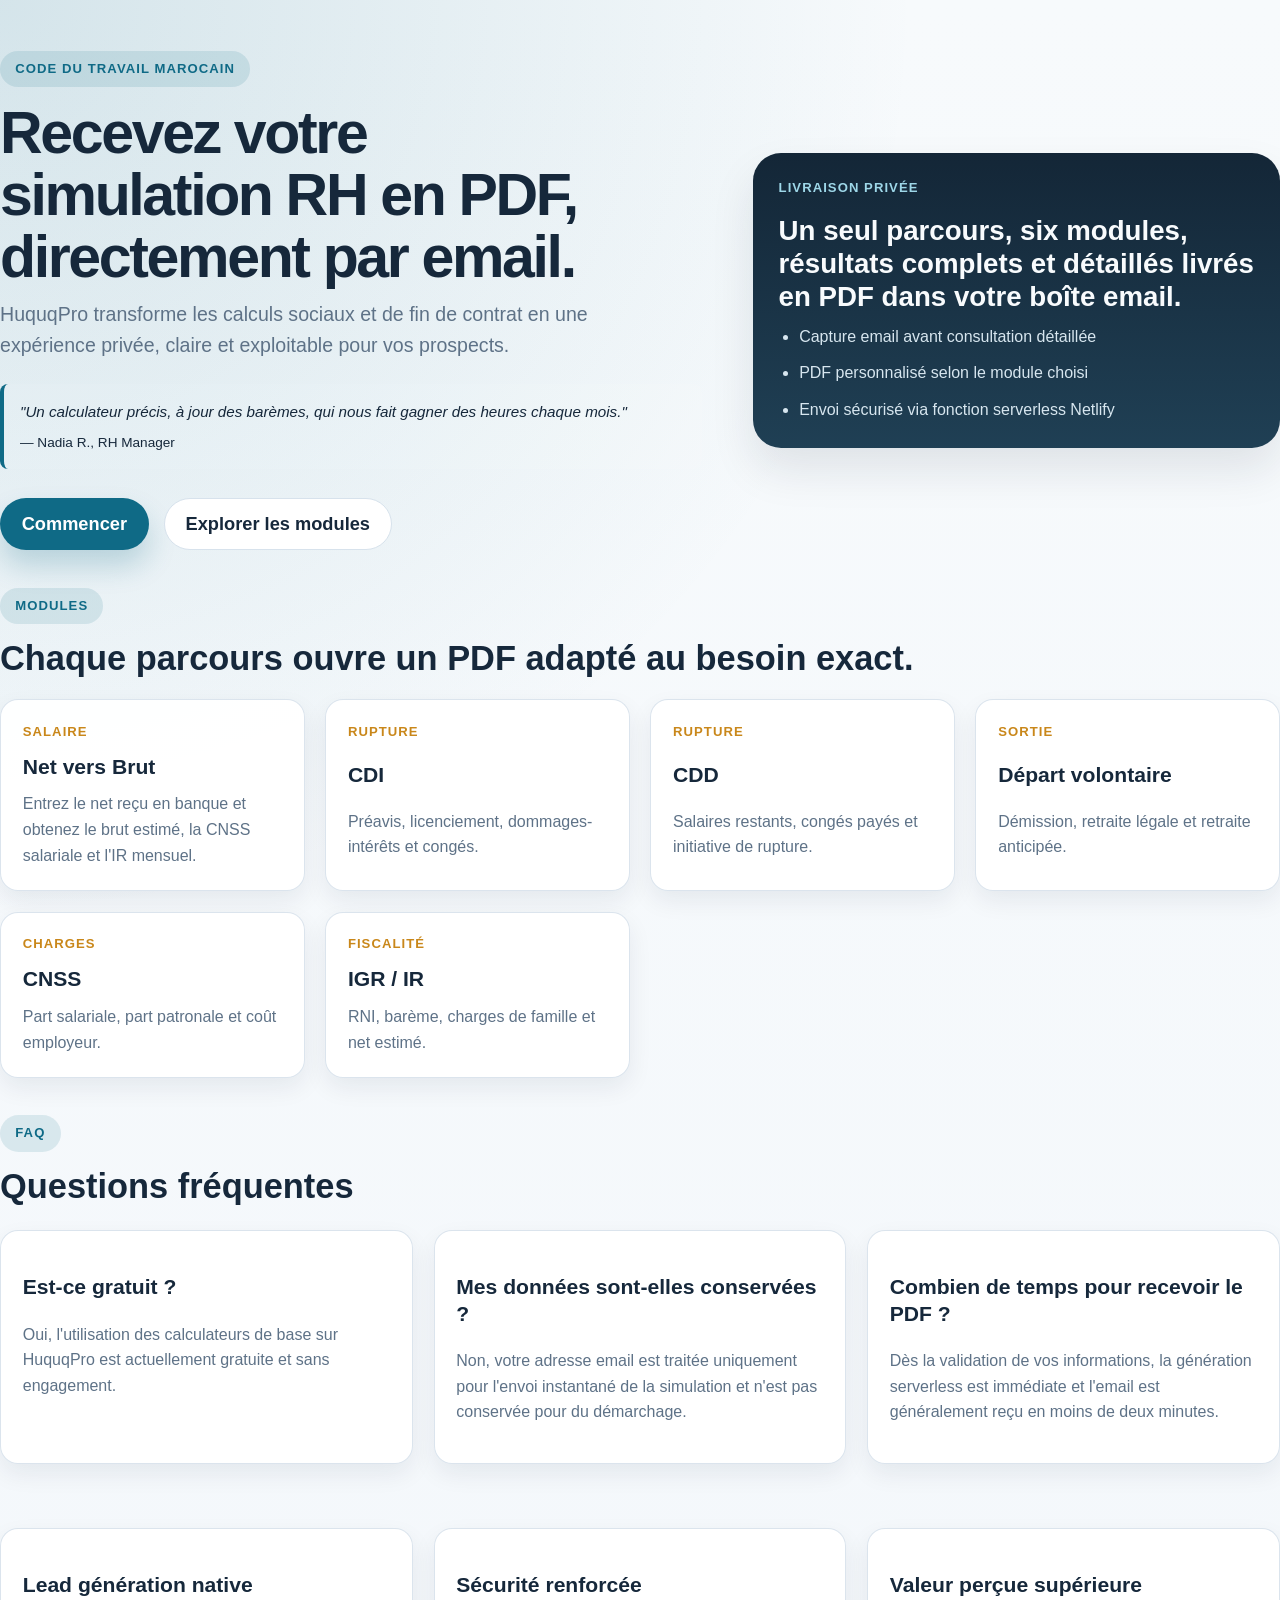
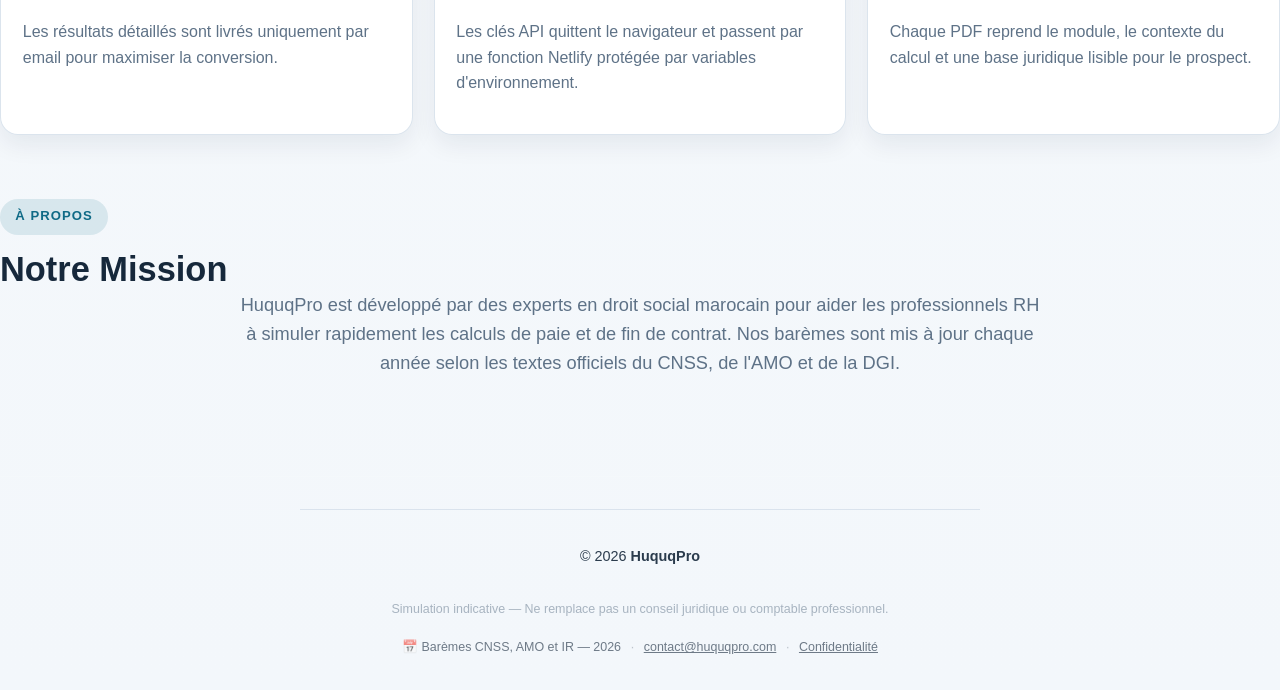
<file: index.html>
<!DOCTYPE html>
<html lang="fr">
<head>
  <meta charset="UTF-8">
  <meta name="viewport" content="width=device-width, initial-scale=1.0" />
  <title>HuquqPro — Calculateur Droit du Travail Maroc | CNSS, IR, Indemnités CDI/CDD</title>
  <meta name="description" content="Simulez vos indemnités de licenciement, cotisations CNSS, IR mensuel et salaire brut selon le Code du travail marocain. Résultats envoyés en PDF par email." />
  <meta name="keywords" content="droit du travail maroc, calculateur CNSS, indemnité licenciement, IR salaire, CDI CDD Maroc, simulation RH Maroc" />
  <meta property="og:title" content="HuquqPro — Simulations Droit du Travail Maroc" />
  <meta property="og:description" content="Calculez vos indemnités, cotisations et IR selon le Code du travail marocain. PDF livré par email." />
  <meta property="og:type" content="website" />
  <meta property="og:url" content="https://huquqpro.netlify.app/" />
  <link rel="stylesheet" href="css/style.css" />
  <link rel="icon" href='data:image/svg+xml,<svg xmlns="http://www.w3.org/2000/svg" viewBox="0 0 100 100"><text y=".9em" font-size="90">⚖️</text></svg>'>
  <script type="application/ld+json">
    {
      "@context": "https://schema.org",
      "@type": "WebApplication",
      "name": "HuquqPro",
      "description": "Calculateur droit du travail Maroc — CNSS, IR, CDI, CDD",
      "url": "https://cdicalc-gray.vercel.app",
      "applicationCategory": "BusinessApplication",
      "operatingSystem": "Web",
      "offers": { "@type": "Offer", "price": "0", "priceCurrency": "MAD" },
      "inLanguage": "fr-MA"
    }
  </script>
</head>
<body class="landing-page">
  <header class="site-header landing-hero">
    <div class="shell hero-shell header-inner">
      <div class="hero-copy">
        <div class="header-badge">Code du travail marocain</div>
        <h1 class="site-title">Recevez votre simulation RH en PDF, directement par email.</h1>
        <p class="site-sub">
          HuquqPro transforme les calculs sociaux et de fin de contrat en une expérience privée,
          claire et exploitable pour vos prospects.
        </p>
        <figure class="trust-testimonial" style="background: rgba(255,255,255,0.05); padding: 1rem; border-radius: 8px; border-left: 4px solid var(--primary); margin: 1.5rem 0; text-align: left;">
          <blockquote style="margin: 0; font-style: italic; font-size: 0.95rem;">"Un calculateur précis, à jour des barèmes, qui nous fait gagner des heures chaque mois."</blockquote>
          <figcaption style="margin-top: 0.5rem; font-size: 0.85rem; font-weight: 500;">— Nadia R., RH Manager</figcaption>
        </figure>
        <div class="hero-actions">
          <a class="btn-calculate" href="/simulateur-net-brut">Commencer</a>
          <a class="btn-secondary" href="/simulateur-net-brut">Explorer les modules</a>
        </div>
      </div>
      <div class="hero-card">
        <div class="hero-card-top">Livraison privée</div>
        <h2>Un seul parcours, six modules, résultats complets et détaillés livrés en PDF dans votre boîte email.</h2>
        <ul class="hero-points">
          <li>Capture email avant consultation détaillée</li>
          <li>PDF personnalisé selon le module choisi</li>
          <li>Envoi sécurisé via fonction serverless Netlify</li>
        </ul>
      </div>
    </div>
  </header>

  <main class="shell landing-main main-layout">
    <section class="landing-section">
      <div class="section-heading">
        <div class="header-badge">Modules</div>
        <h2>Chaque parcours ouvre un PDF adapté au besoin exact.</h2>
      </div>
      <div class="landing-modules">
        <a class="module-card" href="/simulateur-net-brut">
          <span class="module-kicker">Salaire</span>
          <strong>Net vers Brut</strong>
          <span>Entrez le net reçu en banque et obtenez le brut estimé, la CNSS salariale et l'IR mensuel.</span>
        </a>
        <a class="module-card" href="/rupture-cdi">
          <span class="module-kicker">Rupture</span>
          <strong>CDI</strong>
          <span>Préavis, licenciement, dommages-intérêts et congés.</span>
        </a>
        <a class="module-card" href="/rupture-cdd">
          <span class="module-kicker">Rupture</span>
          <strong>CDD</strong>
          <span>Salaires restants, congés payés et initiative de rupture.</span>
        </a>
        <a class="module-card" href="/depart-volontaire">
          <span class="module-kicker">Sortie</span>
          <strong>Départ volontaire</strong>
          <span>Démission, retraite légale et retraite anticipée.</span>
        </a>
        <a class="module-card" href="/cotisations-cnss">
          <span class="module-kicker">Charges</span>
          <strong>CNSS</strong>
          <span>Part salariale, part patronale et coût employeur.</span>
        </a>
        <a class="module-card" href="/calcul-igr">
          <span class="module-kicker">Fiscalité</span>
          <strong>IGR / IR</strong>
          <span>RNI, barème, charges de famille et net estimé.</span>
        </a>
      </div>
    </section>

    <section class="landing-section">
      <div class="section-heading">
        <div class="header-badge">FAQ</div>
        <h2>Questions fréquentes</h2>
      </div>
      <div class="trust-grid" style="margin-top: 1.5rem;">
        <article class="trust-card">
          <h3>Est-ce gratuit ?</h3>
          <p>Oui, l'utilisation des calculateurs de base sur HuquqPro est actuellement gratuite et sans engagement.</p>
        </article>
        <article class="trust-card">
          <h3>Mes données sont-elles conservées ?</h3>
          <p>Non, votre adresse email est traitée uniquement pour l'envoi instantané de la simulation et n'est pas conservée pour du démarchage.</p>
        </article>
        <article class="trust-card">
          <h3>Combien de temps pour recevoir le PDF ?</h3>
          <p>Dès la validation de vos informations, la génération serverless est immédiate et l'email est généralement reçu en moins de deux minutes.</p>
        </article>
      </div>
    </section>

    <section class="landing-section trust-grid" style="margin-top: 4rem;">
      <article class="trust-card feature-card">
        <h3>Lead génération native</h3>
        <p>Les résultats détaillés sont livrés uniquement par email pour maximiser la conversion.</p>
      </article>
      <article class="trust-card feature-card">
        <h3>Sécurité renforcée</h3>
        <p>Les clés API quittent le navigateur et passent par une fonction Netlify protégée par variables d'environnement.</p>
      </article>
      <article class="trust-card feature-card">
        <h3>Valeur perçue supérieure</h3>
        <p>Chaque PDF reprend le module, le contexte du calcul et une base juridique lisible pour le prospect.</p>
      </article>
    </section>

    <section class="landing-section" style="margin-top: 4rem;">
      <div class="section-heading">
        <div class="header-badge">À propos</div>
        <h2>Notre Mission</h2>
      </div>
      <p style="color: var(--muted); line-height: 1.6; max-width: 800px; margin: 0 auto; text-align: center;">
        HuquqPro est développé par des experts en droit social marocain pour aider les professionnels RH à simuler rapidement les calculs de paie et de fin de contrat. Nos barèmes sont mis à jour chaque année selon les textes officiels du CNSS, de l'AMO et de la DGI.
      </p>
    </section>
  </main>

  <footer class="site-footer">
    <div class="footer-inner">
      <p class="footer-brand">© 2026 <strong>HuquqPro</strong></p>
      <p class="footer-legal">Simulation indicative — Ne remplace pas un conseil juridique ou comptable professionnel.</p>
      <div class="footer-meta">
        <span>📅 Barèmes CNSS, AMO et IR — 2026</span>
        <span class="footer-sep">·</span>
        <a href="mailto:rafael.pullian@gmail.com">contact@huquqpro.com</a>
        <span class="footer-sep">·</span>
        <a href="/confidentialite.html">Confidentialité</a>
      </div>
    </div>
  </footer>

</body>
</html>
</file>
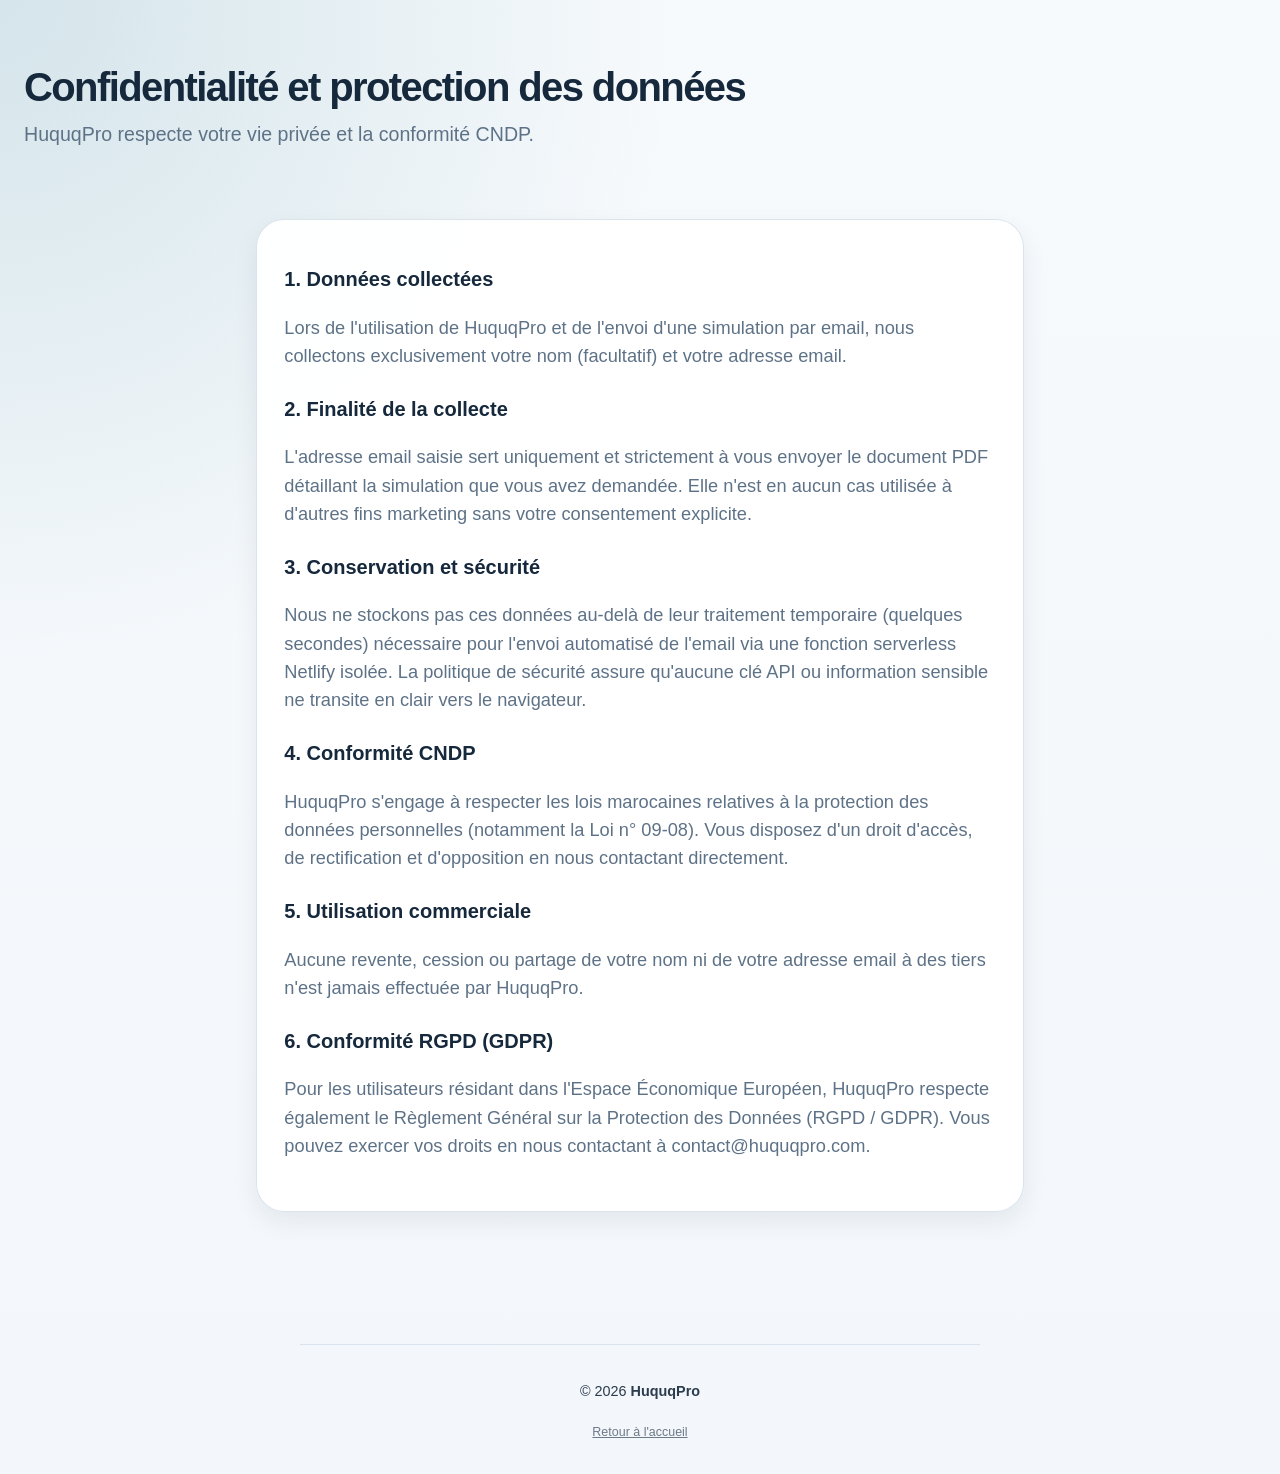
<file: confidentialite.html>
<!DOCTYPE html>
<html lang="fr">
<head>
  <meta charset="UTF-8">
  <meta name="viewport" content="width=device-width, initial-scale=1.0" />
  <title>Politique de Confidentialité — HuquqPro</title>
  <link rel="stylesheet" href="css/style.css" />
</head>
<body class="landing-page">
  <header class="site-header landing-hero">
    <div class="shell">
      <h1 class="site-title" style="font-size: 2.5rem;">Confidentialité et protection des données</h1>
      <p class="site-sub">HuquqPro respecte votre vie privée et la conformité CNDP.</p>
    </div>
  </header>
  <main class="shell landing-main main-layout" style="max-width: 48rem; margin: 0 auto;">
    <section class="card-section" style="margin-top: 2rem;">
      <h2 style="font-size: 1.25rem;">1. Données collectées</h2>
      <p style="color: var(--muted); margin-bottom: 1.5rem;">Lors de l'utilisation de HuquqPro et de l'envoi d'une simulation par email, nous collectons exclusivement votre nom (facultatif) et votre adresse email.</p>
      
      <h2 style="font-size: 1.25rem;">2. Finalité de la collecte</h2>
      <p style="color: var(--muted); margin-bottom: 1.5rem;">L'adresse email saisie sert uniquement et strictement à vous envoyer le document PDF détaillant la simulation que vous avez demandée. Elle n'est en aucun cas utilisée à d'autres fins marketing sans votre consentement explicite.</p>
      
      <h2 style="font-size: 1.25rem;">3. Conservation et sécurité</h2>
      <p style="color: var(--muted); margin-bottom: 1.5rem;">Nous ne stockons pas ces données au-delà de leur traitement temporaire (quelques secondes) nécessaire pour l'envoi automatisé de l'email via une fonction serverless Netlify isolée. La politique de sécurité assure qu'aucune clé API ou information sensible ne transite en clair vers le navigateur.</p>
      
      <h2 style="font-size: 1.25rem;">4. Conformité CNDP</h2>
      <p style="color: var(--muted); margin-bottom: 1.5rem;">HuquqPro s'engage à respecter les lois marocaines relatives à la protection des données personnelles (notamment la Loi n° 09-08). Vous disposez d'un droit d'accès, de rectification et d'opposition en nous contactant directement.</p>
      
      <h2 style="font-size: 1.25rem;">5. Utilisation commerciale</h2>
      <p style="color: var(--muted); margin-bottom: 1.5rem;">Aucune revente, cession ou partage de votre nom ni de votre adresse email à des tiers n'est jamais effectuée par HuquqPro.</p>
      
      <h2 style="font-size: 1.25rem;">6. Conformité RGPD (GDPR)</h2>
      <p style="color: var(--muted); margin-bottom: 1.5rem;">Pour les utilisateurs résidant dans l'Espace Économique Européen, HuquqPro respecte également le Règlement Général sur la Protection des Données (RGPD / GDPR). Vous pouvez exercer vos droits en nous contactant à contact@huquqpro.com.</p>
    </section>
  </main>
  <footer class="site-footer">
    <div class="footer-inner">
      <p class="footer-brand">© 2026 <strong>HuquqPro</strong></p>
      <div class="footer-meta">
        <a href="index.html">Retour à l'accueil</a>
      </div>
    </div>
  </footer>
</body>
</html>
</file>
<file: css/style.css>
:root {
  --bg: #f3f7fb;
  --surface: #ffffff;
  --surface-alt: #eef4fb;
  --surface-strong: #0f2233;
  --text: #16283b;
  --muted: #5e7287;
  --line: #d7e2ec;
  --primary: #0f6a86;
  --primary-dark: #0b5066;
  --accent: #c9871a;
  --success: #17785c;
  --danger: #b54a4a;
  --radius-sm: 10px;
  --radius-md: 18px;
  --radius-lg: 28px;
  --shadow: 0 22px 44px rgba(15, 34, 51, 0.1);
  --shadow-soft: 0 10px 24px rgba(15, 34, 51, 0.07);
  --content-max: 78rem;
  --content-wide: 96rem;
  --space-2xs: clamp(0.38rem, 0.3rem + 0.24vw, 0.52rem);
  --space-xs: clamp(0.56rem, 0.46rem + 0.32vw, 0.75rem);
  --space-sm: clamp(0.75rem, 0.62rem + 0.42vw, 1rem);
  --space-md: clamp(1rem, 0.82rem + 0.58vw, 1.35rem);
  --space-lg: clamp(1.35rem, 1.05rem + 0.95vw, 1.95rem);
  --space-xl: clamp(1.75rem, 1.35rem + 1.25vw, 2.55rem);
  --space-2xl: clamp(2.25rem, 1.65rem + 1.9vw, 3.5rem);
  --space-3xl: clamp(3rem, 2.1rem + 2.75vw, 4.75rem);
  --text-xs: clamp(0.74rem, 0.7rem + 0.15vw, 0.84rem);
  --text-sm: clamp(0.88rem, 0.83rem + 0.24vw, 1rem);
  --text-body: clamp(0.98rem, 0.92rem + 0.3vw, 1.14rem);
  --text-md: clamp(1.08rem, 1rem + 0.42vw, 1.32rem);
  --text-lg: clamp(1.28rem, 1.08rem + 0.85vw, 1.82rem);
  --text-xl: clamp(1.68rem, 1.2rem + 1.55vw, 2.7rem);
  --field-grid-min: clamp(15rem, 42vw, 21rem);
  --card-grid-min: clamp(14rem, 24vw, 18rem);
  --sticky-top: clamp(4.5rem, 5vw, 6.5rem);
}

*,
*::before,
*::after {
  box-sizing: border-box;
}

html {
  scroll-behavior: smooth;
}

body {
  margin: 0;
  font-family: "Segoe UI", Arial, sans-serif;
  font-size: var(--text-body);
  line-height: 1.55;
  min-height: 100dvh;
  background:
    radial-gradient(circle at top left, rgba(15, 106, 134, 0.15), transparent 35%),
    linear-gradient(180deg, #f7fafc 0%, var(--bg) 100%);
  color: var(--text);
}

a {
  color: inherit;
  text-decoration: none;
}

button,
input,
select {
  font: inherit;
}

button {
  cursor: pointer;
}

.hidden {
  display: none !important;
}

.shell {
  width: min(var(--content-max), calc(100% - clamp(1rem, 4vw, 3rem)));
  margin: 0 auto;
}

.main-layout,
.header-inner {
  width: 100%;
  max-width: var(--content-wide);
  margin-inline: auto;
}

.site-header {
  padding: var(--space-lg) 0;
}

.app-header {
  padding-bottom: var(--space-sm);
}

.app-header-inner {
  display: grid;
  grid-template-columns: minmax(0, 1fr) auto;
  align-items: end;
  gap: var(--space-lg);
}

.hero-shell {
  display: grid;
  grid-template-columns: minmax(0, 1.2fr) minmax(clamp(18rem, 30vw, 26rem), 0.9fr);
  align-items: center;
  gap: var(--space-2xl);
}

.footer-inner {
  display: flex;
  align-items: center;
  justify-content: space-between;
  gap: var(--space-md);
  flex-wrap: wrap;
}

.header-badge {
  display: inline-flex;
  align-items: center;
  gap: var(--space-2xs);
  padding: var(--space-2xs) var(--space-sm);
  border-radius: 999px;
  background: rgba(15, 106, 134, 0.12);
  color: var(--primary);
  font-size: var(--text-xs);
  font-weight: 700;
  letter-spacing: 0.08em;
  text-transform: uppercase;
}

.site-title {
  margin: var(--space-sm) 0 var(--space-xs);
  font-size: clamp(2rem, 1.45rem + 2.8vw, 4.4rem);
  line-height: 1.05;
  letter-spacing: -0.04em;
  text-wrap: balance;
}

.update-badge {
  margin: 0 0 var(--space-sm);
  color: var(--accent);
  font-size: var(--text-sm);
  font-weight: 600;
  letter-spacing: 0.02em;
}

.site-sub {
  margin: 0;
  max-width: min(42rem, 100%);
  color: var(--muted);
  font-size: clamp(1rem, 0.92rem + 0.38vw, 1.28rem);
}

.landing-hero {
  padding: var(--space-2xl) 0 var(--space-xl);
}

.hero-copy {
  flex: 1 1 60%;
}

.hero-actions {
  display: flex;
  flex-wrap: wrap;
  gap: var(--space-sm);
  margin-top: var(--space-lg);
}

.hero-card {
  min-width: 0;
  padding: clamp(1.2rem, 0.95rem + 0.8vw, 1.85rem);
  border-radius: var(--radius-lg);
  background: linear-gradient(180deg, rgba(15, 34, 51, 0.98), rgba(18, 52, 74, 0.94));
  color: #f8fbfd;
  box-shadow: var(--shadow);
}

.hero-card-top {
  color: #9ed7e8;
  font-size: var(--text-xs);
  font-weight: 700;
  letter-spacing: 0.08em;
  text-transform: uppercase;
}

.hero-card h2 {
  margin: var(--space-sm) 0 var(--space-xs);
  font-size: clamp(1.25rem, 1.05rem + 0.85vw, 1.8rem);
  line-height: 1.2;
  text-wrap: balance;
}

.hero-points {
  margin: 0;
  padding-left: var(--space-md);
  color: #d7e6ef;
  font-size: var(--text-sm);
}

.hero-points li + li {
  margin-top: var(--space-xs);
}

.landing-main {
  padding-bottom: var(--space-2xl);
}

.landing-section + .landing-section {
  margin-top: var(--space-xl);
}

.section-heading h2 {
  margin: var(--space-sm) 0 0;
  font-size: clamp(1.5rem, 1.15rem + 1.25vw, 2.5rem);
  line-height: 1.15;
  text-wrap: balance;
}

.landing-modules,
.trust-grid,
.summary-grid {
  display: grid;
  gap: var(--space-md);
}

.landing-modules,
.trust-grid,
.summary-grid {
  grid-template-columns: repeat(auto-fit, minmax(min(100%, var(--card-grid-min)), 1fr));
}

.landing-modules {
  margin-top: var(--space-md);
}

.module-card,
.trust-card,
.feature-card,
.summary-card {
  padding: clamp(1rem, 0.8rem + 0.7vw, 1.6rem);
  border: 1px solid rgba(215, 226, 236, 0.9);
  border-radius: var(--radius-md);
  background: rgba(255, 255, 255, 0.94);
  box-shadow: var(--shadow-soft);
}

.module-card {
  display: grid;
  gap: var(--space-xs);
  transition: transform 0.2s ease, border-color 0.2s ease, box-shadow 0.2s ease;
}

.module-card:hover {
  transform: translateY(-3px);
  border-color: rgba(15, 106, 134, 0.4);
  box-shadow: var(--shadow);
}

.module-kicker {
  color: var(--accent);
  font-size: var(--text-xs);
  font-weight: 700;
  letter-spacing: 0.08em;
  text-transform: uppercase;
}

.module-card strong,
.trust-card h3,
.feature-card h3,
.summary-card h3 {
  font-size: var(--text-md);
  line-height: 1.25;
}

.module-card span:last-child,
.trust-card p,
.feature-card p,
.summary-card p {
  color: var(--muted);
  line-height: 1.6;
  font-size: var(--text-sm);
}

.app-main {
  display: block;
  max-width: 48rem;
  margin: 0 auto;
  padding-bottom: var(--space-2xl);
}

.forms-column {
  min-width: 0;
}

.module-tabs-wrap {
  position: static;
  padding: var(--space-xs) 0;
  background: rgba(243, 247, 251, 0.94);
  backdrop-filter: blur(14px);
  border-top: 1px solid rgba(215, 226, 236, 0.8);
  border-bottom: 1px solid rgba(215, 226, 236, 0.8);
}

@media (min-width: 768px) {
  .module-tabs-wrap {
    position: sticky;
    top: 0;
    z-index: 100;
  }
}
@media (max-width: 767px) {
  .module-tabs-wrap {
    position: static;
  }
}

.module-tabs {
  display: flex;
  flex-wrap: wrap;
  gap: var(--space-xs);
}

.module-tab {
  padding: clamp(0.7rem, 0.58rem + 0.35vw, 0.9rem) clamp(0.95rem, 0.75rem + 0.75vw, 1.45rem);
  border: 1px solid transparent;
  border-radius: 999px;
  background: rgba(255, 255, 255, 0.78);
  color: var(--muted);
  font-weight: 600;
  font-size: var(--text-sm);
  transition: all 0.2s ease;
}

.module-tab:hover,
.module-tab:focus-visible {
  border-color: rgba(15, 106, 134, 0.32);
  color: var(--text);
  outline: none;
}

.module-tab.active {
  background: var(--surface-strong);
  color: #f6fafd;
}

.module-panel {
  display: none;
  min-width: 0;
}

.module-panel.active {
  display: grid;
}

.card-section {
  padding: clamp(1.15rem, 0.95rem + 0.95vw, 2rem);
  border-radius: var(--radius-lg);
  border: 1px solid rgba(215, 226, 236, 0.9);
  background: rgba(255, 255, 255, 0.95);
  box-shadow: var(--shadow-soft);
}

.module-card-panel {
  min-height: 100%;
}

.delivery-panel {
  display: none;
}
.delivery-panel.inline-modal {
  display: block;
  position: static;
  margin-top: var(--space-lg);
  min-height: auto;
}

.panel-label {
  display: flex;
  align-items: center;
  gap: var(--space-xs);
  margin: 0;
  font-size: clamp(1.12rem, 1rem + 0.45vw, 1.45rem);
  line-height: 1.25;
  text-wrap: balance;
}

.panel-label::before {
  content: attr(data-step);
  display: inline-flex;
  align-items: center;
  justify-content: center;
  width: clamp(1.65rem, 1.45rem + 0.45vw, 1.9rem);
  height: clamp(1.65rem, 1.45rem + 0.45vw, 1.9rem);
  border-radius: 50%;
  background: var(--primary);
  color: #fff;
  font-size: var(--text-xs);
  font-weight: 700;
}

.panel-copy,
.delivery-copy {
  margin: var(--space-sm) 0 0;
  color: var(--muted);
  line-height: 1.7;
  font-size: var(--text-body);
}

.field-group {
  margin: var(--space-lg) 0 0;
  padding: 0;
  border: 0;
}

.field-legend {
  margin-bottom: var(--space-sm);
  color: var(--muted);
  font-size: var(--text-xs);
  font-weight: 700;
  letter-spacing: 0.08em;
  text-transform: uppercase;
}

.field-row {
  display: grid;
  gap: var(--space-sm);
  align-items: start;
}

.two-col {
  grid-template-columns: repeat(auto-fit, minmax(min(100%, var(--field-grid-min)), 1fr));
}

.field {
  display: grid;
  gap: var(--space-xs);
}

.field label {
  font-weight: 600;
  font-size: var(--text-body);
}

.field-hint {
  color: var(--muted);
  font-size: var(--text-sm);
  line-height: 1.5;
}

.input-wrap,
.select-wrap {
  position: relative;
}

.input-wrap input,
.select-wrap select,
.email-form-card input {
  width: 100%;
  min-height: clamp(3rem, 2.7rem + 0.65vw, 3.35rem);
  padding: clamp(0.78rem, 0.7rem + 0.25vw, 0.95rem) clamp(0.92rem, 0.84rem + 0.3vw, 1.1rem);
  border: 1px solid var(--line);
  border-radius: var(--radius-sm);
  background: #fff;
  color: var(--text);
  transition: border-color 0.2s ease, box-shadow 0.2s ease;
  font-size: var(--text-body);
}

.input-wrap input {
  padding-right: clamp(4.25rem, 4rem + 0.5vw, 4.8rem);
}

.select-wrap select {
  appearance: none;
  padding-right: clamp(2.6rem, 2.4rem + 0.45vw, 3rem);
}

.input-wrap input:focus,
.select-wrap select:focus,
.email-form-card input:focus {
  border-color: rgba(15, 106, 134, 0.5);
  box-shadow: 0 0 0 4px rgba(15, 106, 134, 0.12);
  outline: none;
}

.input-unit,
.select-arrow {
  position: absolute;
  top: 50%;
  transform: translateY(-50%);
  color: var(--muted);
  pointer-events: none;
}

@keyframes slideDown {
  from { opacity: 0; transform: translateY(-10px); }
  to { opacity: 1; transform: translateY(0); }
}

@keyframes spin {
  100% { transform: rotate(360deg); }
}

.input-unit {
  right: var(--space-sm);
  font-size: var(--text-sm);
  font-weight: 600;
}

.select-arrow {
  right: var(--space-sm);
}

.toggle-group {
  display: flex;
  gap: var(--space-xs);
  flex-wrap: wrap;
}

.toggle-btn {
  padding: clamp(0.68rem, 0.58rem + 0.3vw, 0.88rem) clamp(0.95rem, 0.78rem + 0.55vw, 1.35rem);
  border: 1px solid var(--line);
  border-radius: 999px;
  background: #fff;
  color: var(--muted);
  font-weight: 600;
  font-size: var(--text-sm);
}

.toggle-btn.active {
  border-color: var(--primary);
  background: rgba(15, 106, 134, 0.1);
  color: var(--primary);
}

.mobile-accordion {
  margin-top: var(--space-lg);
}
.accordion-header {
  display: flex;
  align-items: center;
  justify-content: space-between;
  cursor: pointer;
  padding-bottom: var(--space-xs);
  border-bottom: 1px solid rgba(215, 226, 236, 0.4);
  margin-bottom: var(--space-sm);
}
.mobile-accordion > summary {
  list-style: none;
}
.mobile-accordion > summary::-webkit-details-marker {
  display: none;
}
.accordion-icon {
  font-size: 0.75rem;
  color: var(--muted);
  transition: transform 0.2s ease;
}
.mobile-accordion[open] .accordion-icon {
  transform: rotate(180deg);
}

@media (min-width: 768px) {
  .accordion-header {
    cursor: default;
    pointer-events: none;
    border-bottom: none;
  }
  .accordion-icon {
    display: none;
  }
}

.anciennete-display {
  margin-top: var(--space-xs);
  padding: var(--space-sm);
  border-radius: var(--radius-sm);
  background: var(--surface-alt);
  color: var(--text);
  font-weight: 600;
  font-size: var(--text-body);
}

.anciennete-display.warn {
  background: rgba(201, 135, 26, 0.12);
  color: #8b5a10;
}

.form-actions,
.ef-actions,
.hero-actions {
  display: flex;
  flex-wrap: wrap;
  gap: var(--space-sm);
}

.form-actions {
  margin-top: var(--space-lg);
}

.btn-calculate,
.btn-reset,
.btn-secondary {
  display: inline-flex;
  align-items: center;
  justify-content: center;
  min-height: clamp(3rem, 2.75rem + 0.65vw, 3.35rem);
  padding: 0 clamp(1rem, 0.85rem + 0.55vw, 1.45rem);
  border-radius: 999px;
  border: 1px solid transparent;
  font-weight: 700;
  font-size: var(--text-body);
  transition: transform 0.2s ease, box-shadow 0.2s ease, background 0.2s ease;
}

.btn-calculate {
  background: var(--primary);
  color: #fff;
  box-shadow: 0 16px 28px rgba(15, 106, 134, 0.22);
}

.btn-calculate:hover,
.btn-calculate:focus-visible {
  background: var(--primary-dark);
  transform: translateY(-1px);
  outline: none;
}

.btn-calculate:disabled {
  opacity: 0.72;
  transform: none;
  cursor: wait;
}

.btn-reset,
.btn-secondary {
  background: #fff;
  color: var(--text);
  border-color: var(--line);
}

.btn-reset:hover,
.btn-reset:focus-visible,
.btn-secondary:hover,
.btn-secondary:focus-visible {
  border-color: rgba(15, 106, 134, 0.4);
  outline: none;
}

.form-errors {
  margin-top: var(--space-md);
  padding: var(--space-sm);
  border-radius: var(--radius-sm);
  background: rgba(181, 74, 74, 0.08);
  border: 1px solid rgba(181, 74, 74, 0.18);
}

.form-errors p {
  margin: 0;
  color: var(--danger);
  line-height: 1.6;
}

.form-errors p + p {
  margin-top: var(--space-2xs);
}

.delivery-benefits {
  display: grid;
  gap: var(--space-xs);
  margin-top: var(--space-md);
  grid-template-columns: repeat(auto-fit, minmax(min(100%, 13rem), 1fr));
}

.benefit-item {
  padding: var(--space-sm);
  border-radius: var(--radius-sm);
  background: var(--surface-alt);
  color: var(--text);
  font-weight: 600;
  font-size: var(--text-body);
}

.results-placeholder,
.delivery-success {
  margin-top: var(--space-md);
  padding: clamp(1rem, 0.82rem + 0.7vw, 1.5rem);
  border-radius: var(--radius-md);
  border: 1px dashed rgba(15, 106, 134, 0.22);
  background: rgba(238, 244, 251, 0.72);
}

.results-placeholder p,
.delivery-success p {
  margin: var(--space-xs) 0 0;
  color: var(--muted);
  line-height: 1.7;
}

.placeholder-icon {
  font-size: clamp(1.5rem, 1.15rem + 1vw, 2rem);
}

.result-preview {
  background: rgba(255, 255, 255, 0.05);
  border-left: 3px solid var(--accent, #c9a96e);
  padding: 1rem 1.2rem;
  border-radius: 6px;
  margin-bottom: 1.2rem;
}

.result-preview p {
  margin: 0.3rem 0;
}

.result-preview strong {
  color: var(--accent, #c9a96e);
  font-size: 1.1rem;
}

.result-hint {
  font-size: 0.85rem;
  opacity: 0.7;
}

.email-form-container {
  margin-top: var(--space-md);
}

.email-form-card {
  padding: clamp(1rem, 0.82rem + 0.7vw, 1.5rem);
  border-radius: var(--radius-md);
  background: #fff;
  border: 1px solid rgba(215, 226, 236, 0.92);
}

.ef-title {
  margin: 0;
  font-size: clamp(1.1rem, 0.98rem + 0.45vw, 1.42rem);
}

.ef-subtitle {
  margin: var(--space-xs) 0 0;
  color: var(--muted);
  font-size: var(--text-body);
}

.ef-field {
  display: grid;
  gap: var(--space-xs);
  margin-top: var(--space-sm);
}

.ef-field label {
  font-weight: 600;
  font-size: var(--text-body);
}

.ef-actions {
  margin-top: var(--space-md);
}

.ef-status {
  min-height: calc(var(--text-body) * 1.5);
  margin-top: var(--space-xs);
  color: var(--muted);
  font-size: var(--text-sm);
}

.ef-status.error {
  color: var(--danger);
}

.ef-status.success {
  color: var(--success);
}

.ef-legal {
  margin: var(--space-xs) 0 0;
  color: var(--muted);
  font-size: var(--text-sm);
  line-height: 1.6;
}

.delivery-success h3 {
  margin: 0;
  font-size: var(--text-md);
}

.delivery-back {
  margin-top: var(--space-sm);
}

.site-footer {
  padding: var(--space-lg) 0 var(--space-xl);
}

.footer-inner {
  padding-top: var(--space-md);
  border-top: 1px solid rgba(215, 226, 236, 0.9);
}

.footer-legal,
.footer-link {
  color: var(--muted);
  font-size: var(--text-sm);
}

.section-gap {
  margin-top: var(--space-sm);
}

.hp-field {
  position: absolute;
  left: -9999px;
  width: 1px;
  height: 1px;
  opacity: 0;
  pointer-events: none;
}

@media (max-width: 1024px) {
  .shell {
    width: min(var(--content-max), calc(100% - clamp(1rem, 3vw, 2rem)));
  }

  .hero-shell {
    grid-template-columns: 1fr;
  }

  .app-main {
    grid-template-columns: minmax(0, 1fr) minmax(18rem, 22rem);
  }
}

@media (max-width: 860px) {
  .hero-shell,
  .app-main,
  .app-header-inner {
    grid-template-columns: 1fr;
  }

  .delivery-panel {
    position: static;
  }

  .module-panel.active {
    gap: var(--space-md);
  }

  .module-tabs {
    width: 100%;
  }
}

@media (max-width: 640px) {
  .shell {
    width: min(100%, calc(100% - 1rem));
  }

  .card-section,
  .hero-card {
    padding: clamp(1rem, 0.95rem + 0.4vw, 1.2rem);
  }

  .btn-calculate,
  .btn-reset,
  .btn-secondary {
    width: 100%;
  }
}

@media (max-height: 540px) and (orientation: landscape) {
  .site-header,
  .landing-hero {
    padding-block: var(--space-md);
  }

  .module-tabs-wrap {
    position: static;
  }

  .delivery-panel {
    position: static;
  }

  .card-section,
  .hero-card {
    padding: var(--space-md);
  }

  .site-title {
    font-size: clamp(1.65rem, 4vw, 2.6rem);
  }

  .panel-copy,
  .delivery-copy,
  .site-sub {
    line-height: 1.45;
  }

  .btn-calculate,
  .btn-reset,
  .btn-secondary,
  .input-wrap input,
  .select-wrap select,
  .email-form-card input {
    min-height: 2.75rem;
  }
}

@media (min-width: 1600px) {
  .shell {
    width: min(var(--content-wide), calc(100% - clamp(2rem, 5vw, 5rem)));
  }

  .app-main,
  .hero-shell {
    gap: var(--space-2xl);
  }
}

.site-footer {
  border-top: 1px solid rgba(255,255,255,0.08);
  margin-top: 3rem;
  padding: 2rem 1rem;
}
.footer-inner {
  max-width: 680px;
  margin: 0 auto;
  text-align: center;
  display: flex;
  flex-direction: column;
  gap: 0.4rem;
}
.footer-brand {
  font-size: 0.9rem;
  opacity: 0.9;
}
.footer-legal {
  font-size: 0.78rem;
  opacity: 0.5;
}
.footer-meta {
  font-size: 0.78rem;
  opacity: 0.6;
  display: flex;
  align-items: center;
  justify-content: center;
  gap: 0.6rem;
  flex-wrap: wrap;
}
.footer-meta a {
  color: inherit;
  text-decoration: underline;
}
.footer-sep {
  opacity: 0.4;
}
</file>
